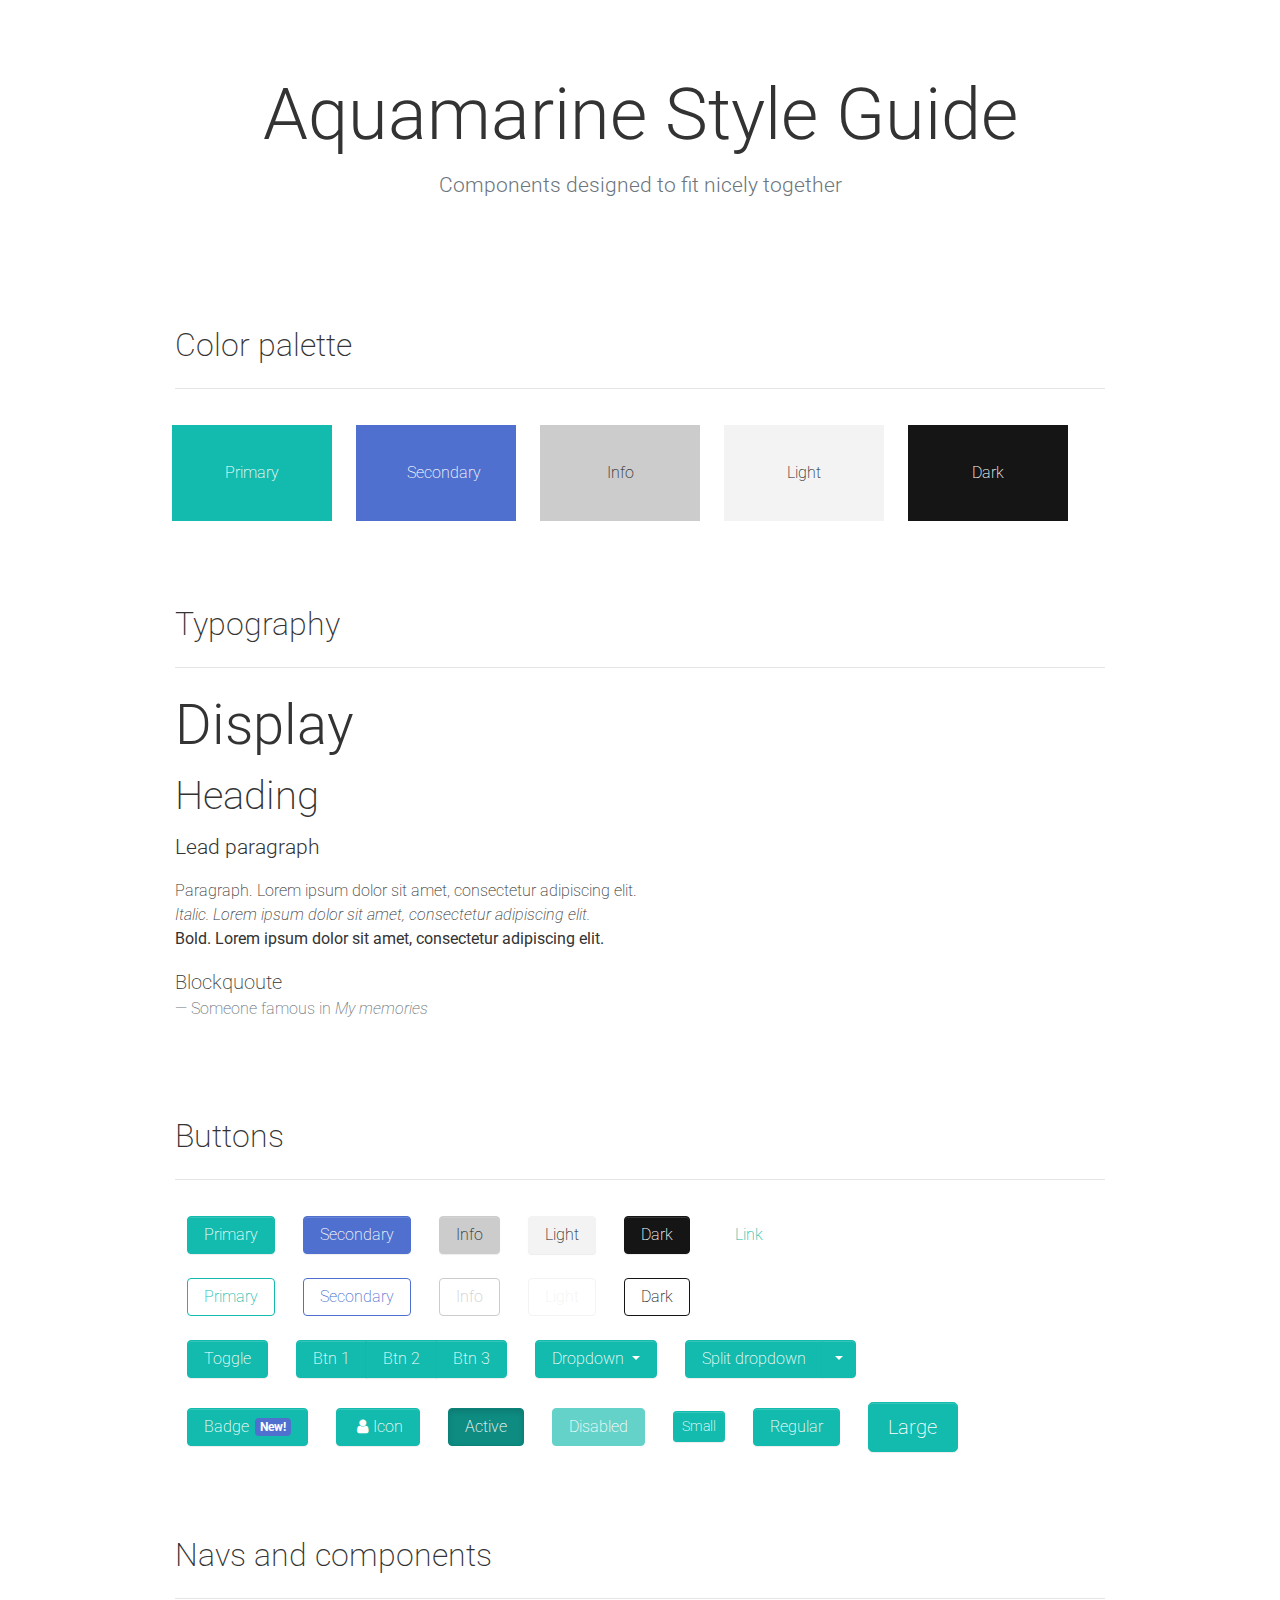
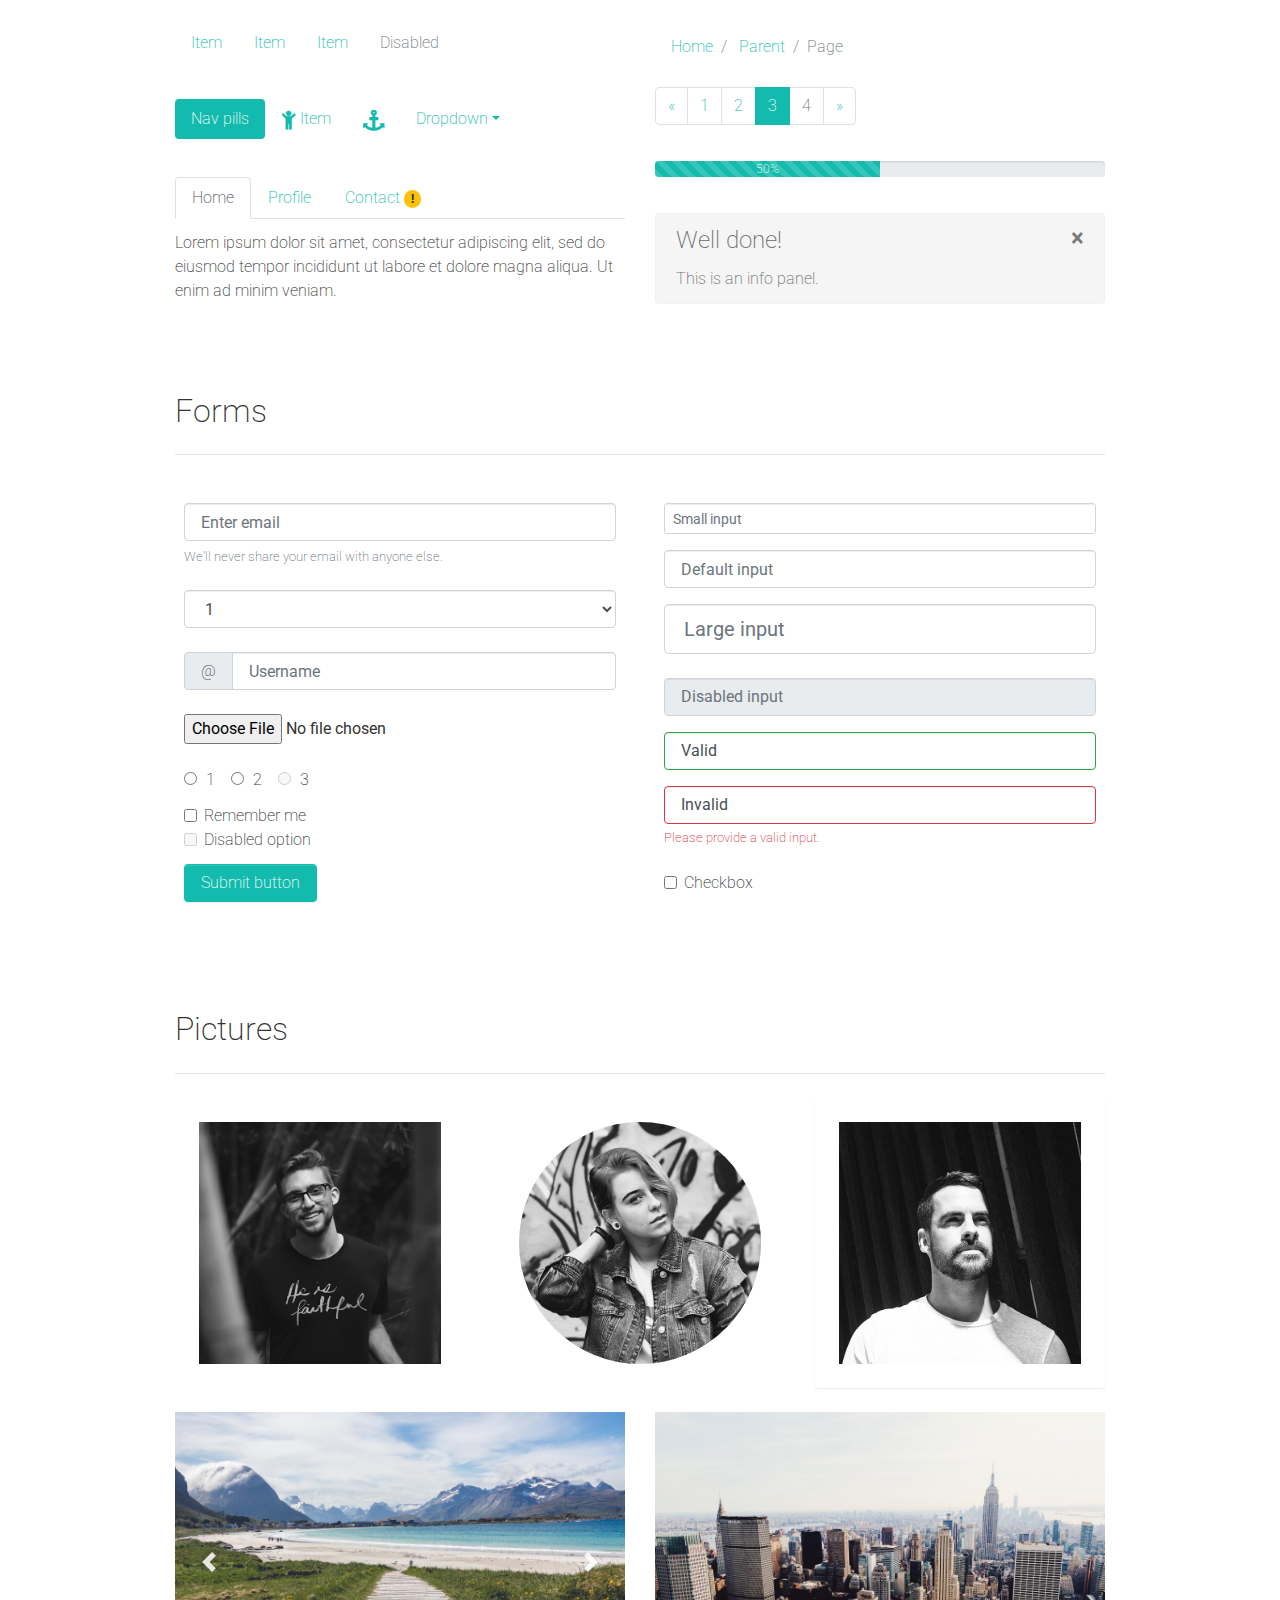
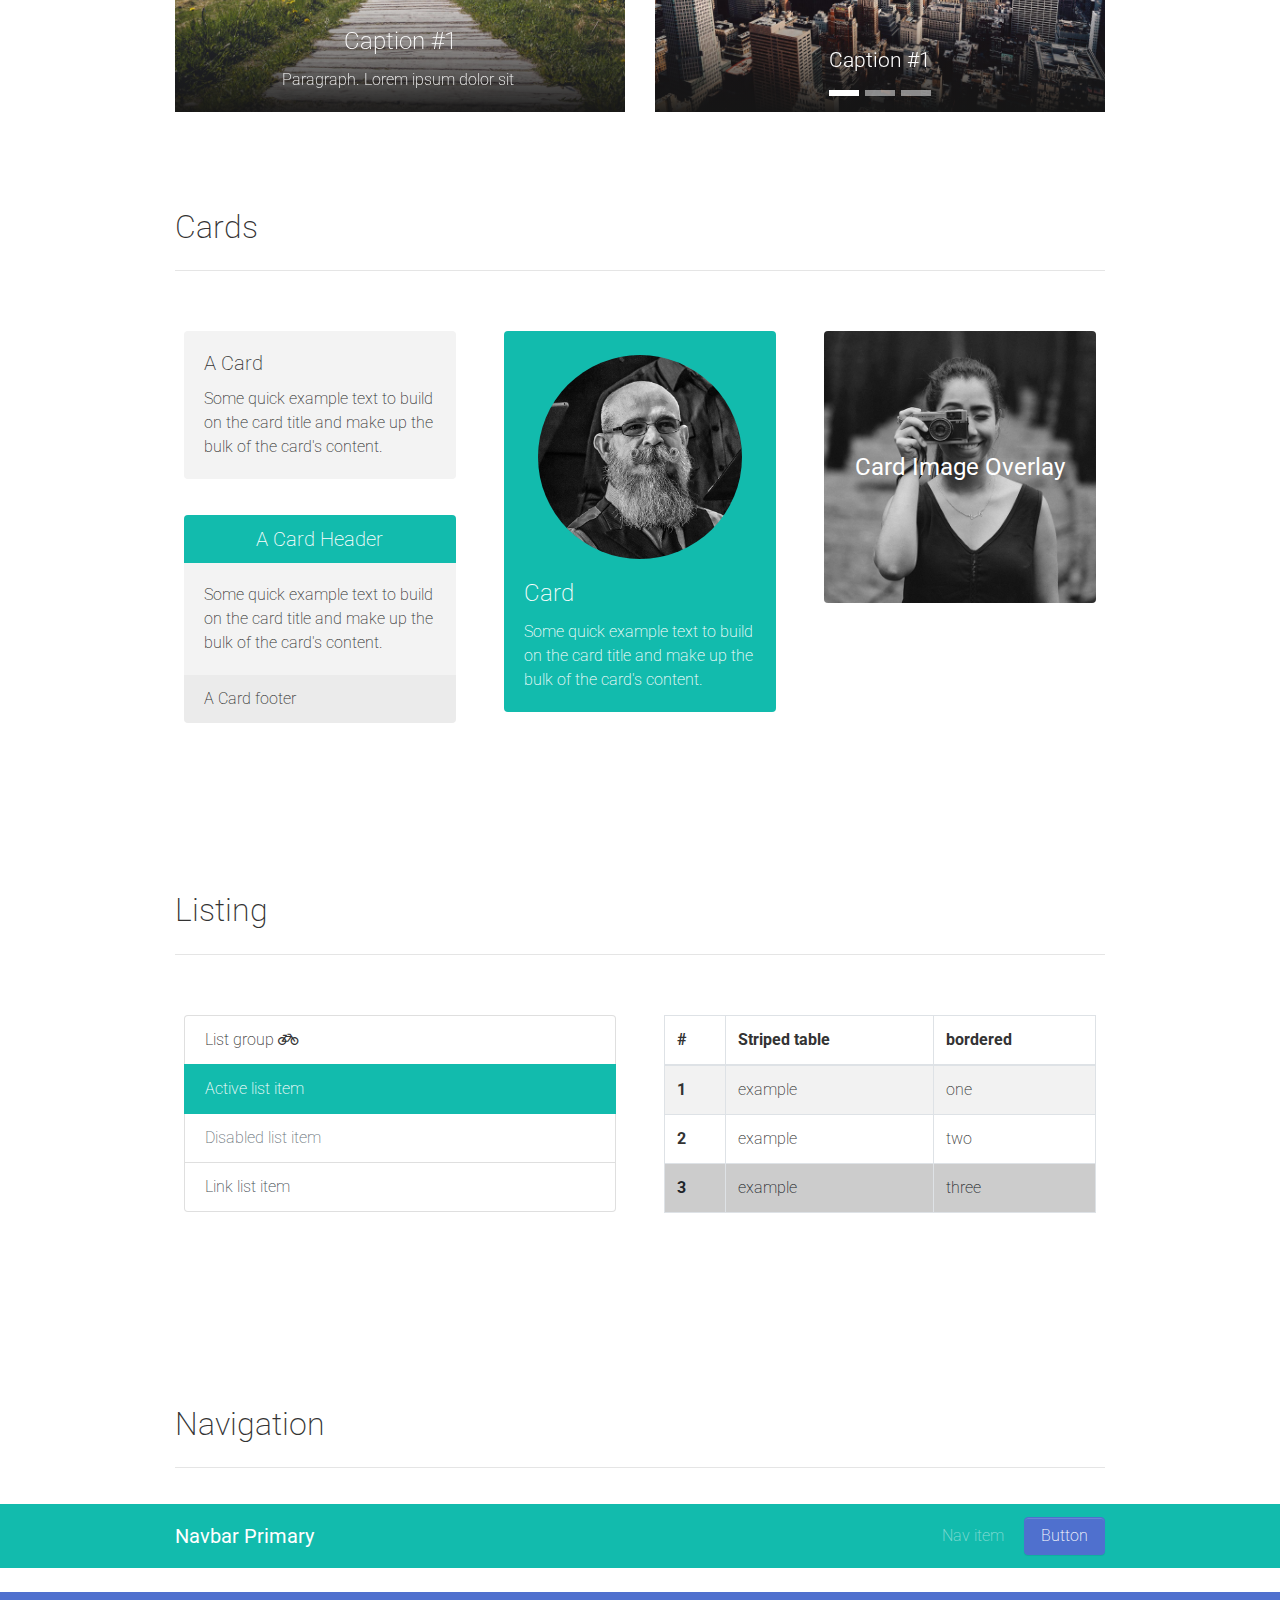
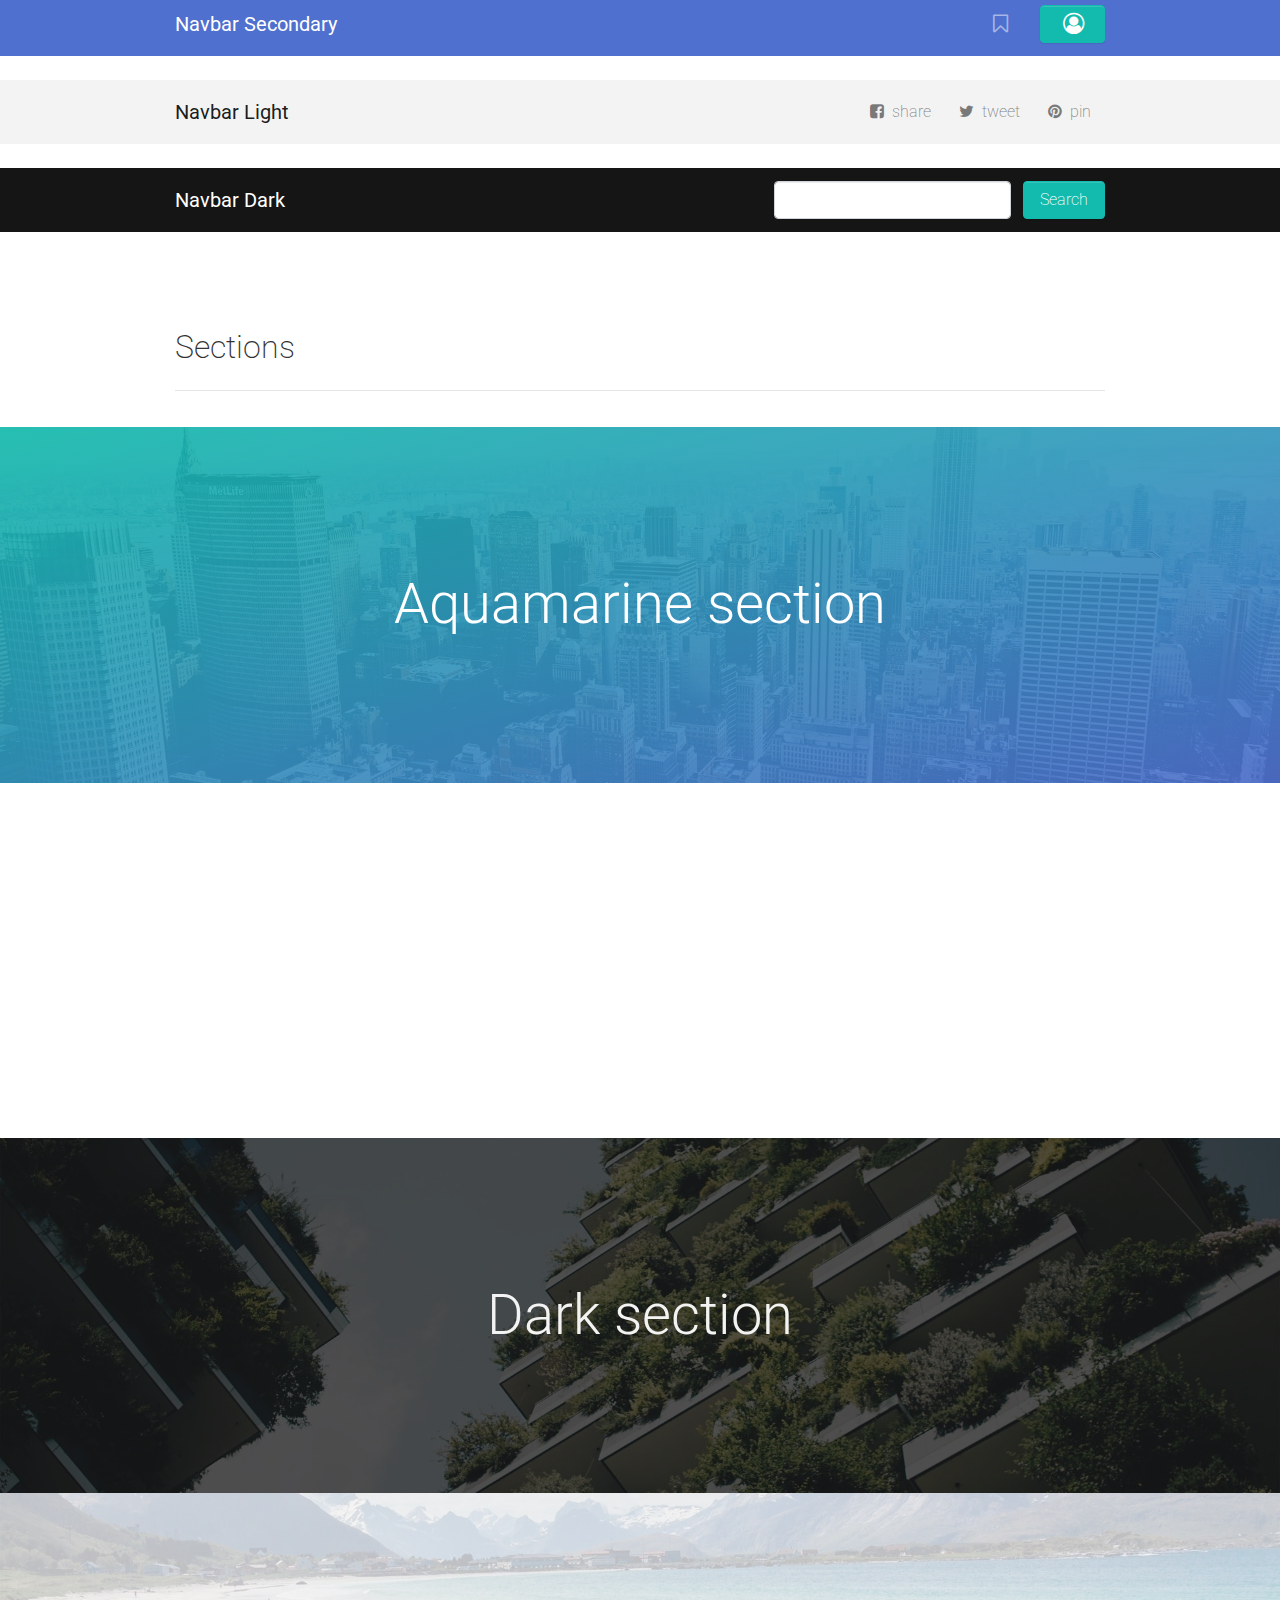
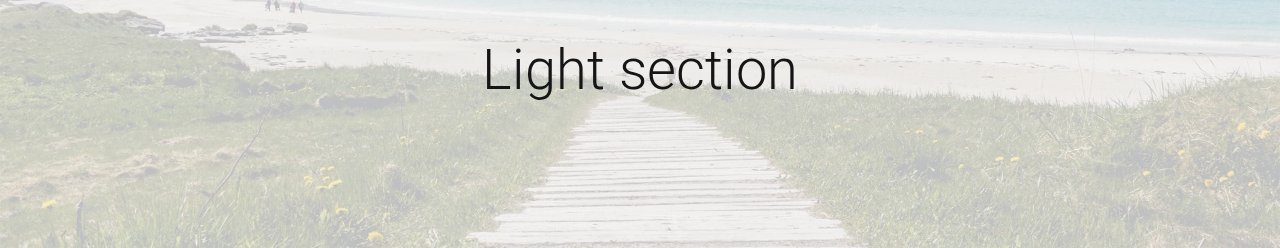
<file: styleguide.html>
<!DOCTYPE html>
<html>

<head>
  <meta charset="utf-8">
  <meta name="viewport" content="width=device-width, initial-scale=1">
  <!-- PAGE settings -->
  <link rel="icon" href="https://templates.pingendo.com/assets/Pingendo_favicon.ico">
  <title>Styleguide</title>
  <meta name="author" content="Pingendo">
  <!-- CSS dependencies -->
  <link rel="stylesheet" href="https://cdnjs.cloudflare.com/ajax/libs/font-awesome/4.7.0/css/font-awesome.min.css" type="text/css">
  <link rel="stylesheet" href="aquamarine.css" type="text/css"> </head>

<body>
  <div class="py-5 text-center">
    <div class="container">
      <div class="row">
        <div class="col-12">
          <h1 class="display-3 text-capitalize">aquamarine style guide</h1>
          <p class="lead text-muted">Components designed to fit nicely together </p>
        </div>
      </div>
    </div>
  </div>
  <div class="py-4">
    <div class="container">
      <div class="row">
        <div class="col-12">
          <h2>Color palette</h2>
          <hr>
          <div class="row text-center">
            <div class="col-md-2 bg-primary m-2">
              <p class="m-0 p-4">Primary</p>
            </div>
            <div class="col-md-2 bg-secondary m-2">
              <p class="m-0 p-4">Secondary</p>
            </div>
            <div class="col-md-2 bg-info m-2">
              <p class="m-0 p-4">Info</p>
            </div>
            <div class="col-md-2 bg-light m-2">
              <p class="m-0 p-4">Light</p>
            </div>
            <div class="col-md-2 bg-dark m-2">
              <p class="m-0 p-4">Dark</p>
            </div>
          </div>
        </div>
      </div>
    </div>
  </div>
  <div class="py-4">
    <div class="container">
      <div class="row">
        <div class="col-12">
          <h2>Typography</h2>
          <hr>
          <h1 class="display-4"> Display </h1>
          <h1>Heading</h1>
          <p class="lead">Lead paragraph </p>
          <p>Paragraph. Lorem ipsum dolor sit amet, consectetur adipiscing elit. <br><i>Italic. Lorem ipsum dolor sit amet, consectetur adipiscing elit.</i> <br><b>Bold. Lorem ipsum dolor sit amet, consectetur adipiscing elit.</b></p>
          <div class="blockquote">
            <p class="mb-0">Blockquoute</p>
            <div class="blockquote-footer">Someone famous in <cite>My memories</cite></div>
          </div>
        </div>
      </div>
    </div>
  </div>
  <div class="py-4">
    <div class="container">
      <div class="row">
        <div class="col-12">
          <h2>Buttons</h2>
          <hr> </div>
      </div>
      <div class="row">
        <div class="col-12"> <a class="btn btn-primary m-2" href="#">Primary</a> <a class="btn btn-secondary m-2" href="#">Secondary</a> <a class="btn btn-info m-2" href="#">Info</a> <a class="btn btn-light m-2" href="#">Light</a> <a class="btn btn-dark m-2" href="#">Dark</a>          <a class="btn btn-link m-2" href="#">Link</a> </div>
      </div>
      <div class="row">
        <div class="col-12"> <a class="btn btn-outline-primary m-2" href="#">Primary</a> <a class="btn btn-outline-secondary m-2" href="#">Secondary</a> <a class="btn btn-outline-info m-2" href="#">Info</a> <a class="btn btn-outline-light m-2" href="#">Light</a> <a class="btn btn-outline-dark m-2"
            href="#">Dark</a> </div>
      </div>
      <div class="row">
        <div class="col-12"> <a class="btn btn-primary m-2" href="" aria-pressed="false" autocomplete="off" data-toggle="button">Toggle</a>
          <div class="btn-group m-2"> <a href="#" class="btn btn-primary">Btn 1</a> <a href="#" class="btn btn-primary">Btn 2</a> <a href="#" class="btn btn-primary">Btn 3</a> </div>
          <div class="btn-group m-2"> <button class="btn btn-primary dropdown-toggle" data-toggle="dropdown">Dropdown </button>
            <div class="dropdown-menu">
              <h6 class="dropdown-header">Dropdown header</h6> <a class="dropdown-item" href="#">Option 1</a> <a class="dropdown-item" href="#">Option 2</a> <a class="dropdown-item disabled" href="#">Disabled option</a>
              <div class="dropdown-divider"></div> <a class="dropdown-item" href="#">Separated link</a> </div>
          </div>
          <div class="btn-group m-2"> <button type="button" class="btn btn-primary" href="#">Split dropdown</button> <button type="button" class="btn dropdown-toggle dropdown-toggle-split btn-primary" data-toggle="dropdown" aria-expanded="false" aria-haspopup="true"></button>
            <div
              class="dropdown-menu"> <a class="dropdown-item" href="#">Action</a> <a class="dropdown-item" href="#">Another action</a> <a class="dropdown-item" href="#">Something else here</a>
              <div class="dropdown-divider"></div> <a class="dropdown-item" href="#">Separated link</a> </div>
        </div>
      </div>
    </div>
    <div class="row">
      <div class="col-12"> <a class="btn btn-primary m-2" href="">Badge<span class="badge badge-secondary ml-1">New!</span></a> <a class="btn btn-primary m-2" href="#"><i class="fa fa-user fa-fw"></i>Icon</a> <a class="btn active btn-primary m-2" href="">Active</a> <a class="btn disabled btn-primary m-2"
          href="">Disabled</a> <a class="btn btn-sm btn-primary m-2" href="">Small</a> <a class="btn btn-primary m-2" href="">Regular</a> <a class="btn btn-lg btn-primary m-2" href="">Large</a> </div>
    </div>
  </div>
  </div>
  <div class="py-4">
    <div class="container">
      <div class="row">
        <div class="col-12">
          <h2>Navs and components</h2>
          <hr> </div>
      </div>
      <div class="row">
        <div class="col-md-6">
          <ul class="nav">
            <li class="nav-item"> <a class="nav-link" href="#">Item</a> </li>
            <li class="nav-item"> <a class="nav-link" href="#">Item</a> </li>
            <li class="nav-item"> <a href="#" class="nav-link">Item</a> </li>
            <li class="nav-item"> <a class="nav-link disabled" href="#">Disabled</a> </li>
          </ul>
          <ul class="nav nav-pills my-4">
            <li class="nav-item"> <a href="#" class="nav-link active">Nav pills</a> </li>
            <li class="nav-item"> <a class="nav-link" href="#"><i class="fa fa-lg fa-child"></i> Item</a> </li>
            <li class="nav-item"> <a class="nav-link" href="#"><i class="fa fa-lg fa-anchor mt-1"></i></a> </li>
            <li class="nav-item dropdown"> <a class="nav-link dropdown-toggle" data-toggle="dropdown" href="#" role="button" aria-haspopup="true" aria-expanded="false">Dropdown</a>
              <div class="dropdown-menu"> <a class="dropdown-item" href="#">Option 1</a> <a class="dropdown-item" href="#">Option 2</a>
                <div class="dropdown-divider"></div> <a class="dropdown-item" href="#">Separated link</a> </div>
            </li>
          </ul>
          <ul class="nav nav-tabs">
            <li class="nav-item"> <a href="#home" class="nav-link active" aria-controls="home" aria-selected="true" data-toggle="tab" id="home-tab" role="tab">Home</a> </li>
            <li class="nav-item"> <a class="nav-link" href="#profile" aria-controls="profile" aria-selected="false" data-toggle="tab" id="profile-tab" role="tab">Profile</a> </li>
            <li class="nav-item"> <a href="#contact" class="nav-link" aria-controls="contact" aria-selected="false" data-toggle="tab" id="contact-tab" role="tab">Contact <span class="badge badge-pill badge-warning">!</span></a> </li>
          </ul>
          <div class="tab-content my-2" id="myTabContent">
            <div class="tab-pane fade show active" id="home" role="tabpanel" aria-labelledby="home-tab">Lorem ipsum dolor sit amet, consectetur adipiscing elit, sed do eiusmod tempor incididunt ut labore et dolore magna aliqua. Ut enim ad minim veniam.</div>
            <div class="tab-pane fade" id="profile" role="tabpanel" aria-labelledby="profile-tab">Quis nostrud exercitation ullamco laboris nisi ut aliquip ex ea commodo consequat. Duis aute irure dolor in reprehenderit in voluptate velit esse cillum dolore eu fugiat nulla pariatur.</div>
            <div class="tab-pane fade" id="contact" role="tabpanel"
              aria-labelledby="contact-tab">Excepteur sint occaecat cupidatat non proident, sunt in culpa qui officia deserunt mollit anim id est laborum. Consectetur adipiscing elit, sed do eiusmod tempor incididunt. </div>
          </div>
        </div>
        <div class="col-md-6">
          <ul class="breadcrumb">
            <li class="breadcrumb-item"> <a href="#">Home</a> </li>
            <li class="breadcrumb-item"> <a href="#">Parent</a> </li>
            <li class="breadcrumb-item active">Page</li>
          </ul>
          <ul class="pagination">
            <li class="page-item"> <a class="page-link" href="#" aria-label="Previous"> <span aria-hidden="true">«</span> <span class="sr-only">Previous</span> </a> </li>
            <li class="page-item"> <a class="page-link" href="#">1</a> </li>
            <li class="page-item"> <a class="page-link" href="#">2</a> </li>
            <li class="page-item active"> <a class="page-link" href="#">3</a> </li>
            <li class="page-item disabled"> <a class="page-link" href="#">4</a> </li>
            <li class="page-item"> <a class="page-link" href="#" aria-label="Next"> <span aria-hidden="true">»</span> <span class="sr-only">Next</span> </a> </li>
          </ul>
          <div class="progress my-4">
            <div class="progress-bar progress-bar-striped" role="progressbar" style="width: 50%" aria-valuenow="50" aria-valuemin="0" aria-valuemax="100">50%</div>
          </div>
          <div class="alert alert-info" role="alert"> <button type="button" class="close" data-dismiss="alert" aria-label="Close">×</button>
            <h4 class="alert-heading">Well done! </h4>
            <p class="mb-0">This is an info panel.</p>
          </div>
        </div>
      </div>
    </div>
  </div>
  <div class="py-4">
    <div class="container">
      <div class="row">
        <div class="col-12">
          <h2>Forms</h2>
          <hr> </div>
      </div>
      <div class="row">
        <div class="col-md-6 p-3">
          <form method="post" action="">
            <div class="form-group mb-1"> <input type="email" name="email" class="form-control" placeholder="Enter email"> </div> <small id="emailHelp" class="form-text text-muted">We'll never share your email with anyone else.</small>
            <div class="form-group my-3"><select class="form-control"><option value="1">1</option><option value="2">2</option><option value="3">3</option></select></div>
            <div class="form-group my-3">
              <div class="input-group">
                <div class="input-group-prepend"><span class="input-group-text" id="basic-addon1">@</span></div> <input type="text" class="form-control" id="inlineFormInputGroup" placeholder="Username"> </div>
            </div>
            <div class="form-group my-3"> <input type="file" class="form-control-file" id="exampleFormControlFile1"> </div>
            <div class="form-check form-check-inline"> <label class="form-check-label">
                <input class="form-check-input" type="radio" value="option1" id="inlineRadio1" name="inlineRadioOptions"> 1
              </label> </div>
            <div class="form-check form-check-inline"> <label class="form-check-label">
                <input class="form-check-input" type="radio" value="option2" id="inlineRadio2" name="inlineRadioOptions"> 2
              </label> </div>
            <div class="form-check form-check-inline disabled"> <label class="form-check-label">
                <input class="form-check-input" type="radio" name="inlineRadioOptions" id="inlineRadio3" value="option3" disabled=""> 3
              </label> </div>
            <div class="form-check mt-2"> <input class="form-check-input" type="checkbox" id="exampleCheck1" value="on"><label class="form-check-label" for="exampleCheck1">Remember me</label></div>
            <div class="form-check disabled"> <label class="form-check-label"> <input class="form-check-input" type="checkbox" value="" disabled=""> Disabled option </label> </div> <button type="submit" class="btn btn-primary my-2">Submit button</button> </form>
        </div>
        <div class="col-md-6 p-3">
          <form class="" method="post" action="">
            <div class="form-group"> <input type="email" class="form-control form-control-sm" placeholder="Small input" name="email"> </div>
            <div class="form-group"> <input type="email" class="form-control" name="email" placeholder="Default input"> </div>
            <div class="form-group"> <input type="text" class="form-control form-control-lg" placeholder="Large input"> </div>
          </form>
          <form class="my-3" method="post" action="">
            <div class="form-group"> <input type="text" class="form-control" placeholder="Disabled input" id="disabledTextInput" disabled=""> </div>
            <div class="form-group"> <input type="text" class="form-control is-valid" placeholder="First name" id="validationServer01" required="" value="Valid"> </div>
            <div class="form-group"> <input type="text" class="form-control is-invalid" placeholder="First name" id="validationServer01" required="" value="Invalid">
              <div class="invalid-feedback">Please provide a valid input.</div>
            </div>
          </form>
          <form>
            <div class="form-group">
              <div class="form-check"> <input class="form-check-input" type="checkbox" id="exampleCheck1" value="on"><label class="form-check-label" for="exampleCheck1">Checkbox</label></div>
            </div>
          </form>
        </div>
      </div>
    </div>
  </div>
  <div class="py-4">
    <div class="container">
      <div class="row">
        <div class="col-md-12">
          <h2>Pictures</h2>
          <hr> </div>
      </div>
      <div class="row text-center">
        <div class="col-md-4"> <img class="img-fluid p-3" src="assets/styleguide/people_1.jpg" alt="Card image"> </div>
        <div class="col-md-4"> <img class="img-fluid rounded-circle p-3" src="assets/styleguide/people_2.jpg" alt="Card image"> </div>
        <div class="col-md-4"> <img class="img-fluid img-thumbnail p-3" src="assets/styleguide/people_3.jpg" alt="Card image"> </div>
      </div>
      <div class="row">
        <div class="col-md-6">
          <div class="carousel slide my-3" data-ride="carousel" id="carousel-1">
            <div class="carousel-inner" role="listbox">
              <div class="carousel-item active"> <img class="d-block img-fluid" src="assets/styleguide/cover_2.jpg" data-holder-rendered="true">
                <div class="carousel-caption">
                  <h4>Caption #1</h4>
                  <p class="mb-0">Paragraph. Lorem ipsum dolor sit&nbsp;</p>
                </div>
              </div>
              <div class="carousel-item"> <img class="d-block img-fluid" src="assets/styleguide/cover_3.jpg" data-holder-rendered="true">
                <div class="carousel-caption">
                  <h4>Caption #2</h4>
                  <p class="mb-0">Paragraph. Lorem ipsum dolor sit&nbsp;</p>
                </div>
              </div>
            </div> <a class="carousel-control-prev" role="#carousel-1" data-slide="prev" href="#carousel-1"> <span class="carousel-control-prev-icon" aria-hidden="true"></span> <span class="sr-only">Previous</span> </a> <a class="carousel-control-next" role="button"
              data-slide="next" href="#carousel-1"> <span class="carousel-control-next-icon" aria-hidden="true"></span> <span class="sr-only">Next</span> </a> </div>
        </div>
        <div class="col-md-6">
          <div class="carousel slide my-3" data-ride="carousel" id="carousel-2" data-interval="5000">
            <ol class="carousel-indicators">
              <li data-target="#carousel-2" data-slide-to="0" class="active">&nbsp;</li>
              <li data-target="#carousel-2" data-slide-to="1">&nbsp;</li>
              <li data-target="#carousel-2" data-slide-to="2">&nbsp;</li>
            </ol>
            <div class="carousel-inner" role="listbox">
              <div class="carousel-item active"> <img class="d-block img-fluid" src="assets/styleguide/cover_1.jpg" data-holder-rendered="true">
                <div class="carousel-caption">
                  <p class="lead">Caption #1</p>
                </div>
              </div>
              <div class="carousel-item"> <img class="d-block img-fluid" src="assets/styleguide/cover_4.jpg" data-holder-rendered="true">
                <div class="carousel-caption">
                  <p class="lead">Caption #2</p>
                </div>
              </div>
            </div>
          </div>
        </div>
      </div>
    </div>
  </div>
  <div class="py-4">
    <div class="container">
      <div class="row">
        <div class="col-12">
          <h2>Cards</h2>
          <hr class="mb-4"> </div>
      </div>
      <div class="row">
        <div class="col-md-4 p-3">
          <div class="card">
            <div class="card-body">
              <h5>A Card</h5>
              <p class="card-text">Some quick example text to build on the card title and make up the bulk of the card's content.</p>
            </div>
          </div>
          <div class="card my-4">
            <div class="card-header bg-primary">
              <h5 class="mb-0 text-center">A Card Header</h5>
            </div>
            <div class="card-body">
              <p class="card-text">Some quick example text to build on the card title and make up the bulk of the card's content.</p>
            </div>
            <div class="card-footer">A Card footer</div>
          </div>
        </div>
        <div class="col-md-4 p-3">
          <div class="bg-primary card"> <img class="img-fluid rounded-circle w-75 mx-auto mt-3" src="assets/styleguide/people_5.jpg" alt="Card image">
            <div class="card-body">
              <h4 class="card-title">Card</h4>
              <p class="card-text">Some quick example text to build on the card title and make up the bulk of the card's content.</p>
            </div>
          </div>
        </div>
        <div class="col-md-4 p-3">
          <div class="card">
            <div class="card-img-overlay align-items-center d-flex">
              <h4 class="w-100 text-center mb-0 text-white"><b>Card Image Overlay</b></h4>
            </div> <img class="img-fluid w-100 rounded" src="assets/styleguide/people_6.jpg" alt="Card image"> </div>
        </div>
      </div>
    </div>
  </div>
  <div class="py-5">
    <div class="container">
      <div class="row">
        <div class="col-12">
          <h2>Listing</h2>
          <hr class="mb-4"> </div>
      </div>
      <div class="row">
        <div class="col-md-6 p-3">
          <ul class="list-group">
            <li class="list-group-item">List group <i class="fa fa-fw fa-bicycle"></i> </li>
            <li class="list-group-item active"> Active list item</li>
            <li class="list-group-item disabled">Disabled list item</li> <a href="#" class="list-group-item list-group-item-action">Link list item</a> </ul>
        </div>
        <div class="col-md-6 p-3">
          <table class="table table-hover table-striped table-bordered">
            <thead class="thead-inverse">
              <tr>
                <th scope="col">#</th>
                <th scope="col">Striped table</th>
                <th scope="col">bordered</th>
              </tr>
            </thead>
            <tbody>
              <tr>
                <th scope="row">1</th>
                <td>example</td>
                <td>one</td>
              </tr>
              <tr>
                <th scope="row">2</th>
                <td>example</td>
                <td>two</td>
              </tr>
              <tr class="bg-info">
                <th scope="row">3</th>
                <td>example</td>
                <td>three</td>
              </tr>
            </tbody>
          </table>
        </div>
      </div>
    </div>
  </div>
  <div class="pt-5">
    <div class="container">
      <div class="row">
        <div class="col-12">
          <h2>Navigation</h2>
          <hr class="mb-4"> </div>
      </div>
    </div>
  </div>
  <nav class="navbar navbar-expand-md navbar-dark bg-primary">
    <div class="container"> <a class="navbar-brand" href="#"><b>Navbar Primary&nbsp;</b></a> <button class="navbar-toggler navbar-toggler-right" type="button" data-toggle="collapse" data-target="#navbarPrimarySupportedContent" aria-controls="navbar2SupportedContent" aria-expanded="false"
        aria-label="Toggle navigation">
      <span class="navbar-toggler-icon"></span> </button>
      <div class="collapse navbar-collapse text-center justify-content-end" id="navbarPrimarySupportedContent">
        <ul class="navbar-nav">
          <li class="nav-item"> <a class="nav-link" href="#"> Nav item</a> </li>
        </ul> <a class="btn navbar-btn ml-2 btn-secondary" href="#"> Button</a> </div>
    </div>
  </nav>
  <nav class="navbar navbar-expand-md navbar-dark bg-secondary my-3">
    <div class="container"> <a class="navbar-brand" href="#"><b>Navbar Secondary</b></a> <button class="navbar-toggler navbar-toggler-right" type="button" data-toggle="collapse" data-target="#navbarSecondarySupportedContent" aria-controls="navbar2SupportedContent" aria-expanded="false"
        aria-label="Toggle navigation">
      <span class="navbar-toggler-icon"></span> </button>
      <div class="collapse navbar-collapse text-center justify-content-end" id="navbarSecondarySupportedContent">
        <ul class="navbar-nav">
          <li class="nav-item mx-2"> <a class="nav-link" href="#"><i class="fa d-inline fa-lg fa-bookmark-o"></i></a> </li>
        </ul> <a class="btn navbar-btn ml-2 text-white btn-primary" href="#"><i class="fa d-inline fa-lg fa-user-circle-o ml-1"></i>&nbsp;</a> </div>
    </div>
  </nav>
  <nav class="navbar navbar-expand-md my-3 navbar-light bg-light">
    <div class="container"> <a class="navbar-brand" href="#"><b>Navbar Light</b></a> <button class="navbar-toggler navbar-toggler-right" type="button" data-toggle="collapse" data-target="#navbarLightSupportedContent" aria-controls="navbar2SupportedContent" aria-expanded="false"
        aria-label="Toggle navigation">
      <span class="navbar-toggler-icon"></span> </button>
      <div class="collapse navbar-collapse text-center justify-content-end" id="navbarLightSupportedContent">
        <ul class="navbar-nav">
          <li class="nav-item mx-1"> <a class="nav-link" href="#"><i class="fa d-inline fa-facebook-square"></i>&nbsp; share</a> </li>
          <li class="nav-item mx-1"> <a class="nav-link" href="#"><i class="fa d-inline fa-twitter"></i>&nbsp; tweet</a> </li>
          <li class="nav-item mx-1"> <a class="nav-link" href="#"><i class="fa d-inline fa-pinterest"></i>&nbsp; pin</a> </li>
        </ul>
      </div>
    </div>
  </nav>
  <nav class="navbar navbar-expand-md my-3 navbar-dark bg-dark">
    <div class="container"> <a class="navbar-brand" href="#"><b>Navbar Dark</b></a> <button class="navbar-toggler navbar-toggler-right" type="button" data-toggle="collapse" data-target="#navbarDarkSupportedContent" aria-controls="navbar2SupportedContent" aria-expanded="false"
        aria-label="Toggle navigation">
      <span class="navbar-toggler-icon"></span> </button>
      <div class="collapse navbar-collapse text-center justify-content-end" id="navbarDarkSupportedContent">
        <ul class="navbar-nav"></ul>
        <form class="form-inline my-2 my-lg-0"> <input class="form-control mr-sm-2" type="text" placeholder="Search"> <button class="btn my-2 my-sm-0 btn-primary" type="submit">Search</button> </form>
      </div>
    </div>
  </nav>
  <div class="pt-5">
    <div class="container">
      <div class="row">
        <div class="col-md-12">
          <h2>Sections</h2>
          <hr class="mb-4"> </div>
      </div>
    </div>
  </div> 
  <div class="py-5 text-center section-aquamarine" style="background-image: url(&quot;assets/styleguide/cover_1.jpg&quot;);">
    <div class="container py-5">
      <div class="row">
        <div class="col-md-12">
          <h1 class="display-4 mb-0">Aquamarine section</h1>
        </div>
      </div>
    </div>
  </div>
  <div class="py-5 text-center section-parallax" style="background-image: url(&quot;assets/styleguide/cover_4.jpg&quot;);">
    <div class="container py-5">
      <div class="row">
        <div class="col-md-6 mx-auto">
          <h1 class="display-4 mb-0 text-white">Parallax</h1>
        </div>
      </div>
    </div>
  </div>
  <div class="py-5 text-center section-dark" style="background-image: url(&quot;assets/styleguide/cover_3.jpg&quot;);">
    <div class="container py-5">
      <div class="row">
        <div class="col-md-12">
          <h1 class="display-4 mb-0">Dark section</h1>
        </div>
      </div>
    </div>
  </div>
  <div class="py-5 text-center section-light" style="background-image: url(&quot;assets/styleguide/cover_2.jpg&quot;);">
    <div class="container py-5">
      <div class="row">
        <div class="col-md-12">
          <h1 class="display-4 mb-0">Light section</h1>
        </div>
      </div>
    </div>
  </div>
  <script src="http://code.jquery.com/jquery-3.2.1.js" integrity="sha256-DZAnKJ/6XZ9si04Hgrsxu/8s717jcIzLy3oi35EouyE=" crossorigin="anonymous"></script>
  <script src="https://cdnjs.cloudflare.com/ajax/libs/popper.js/1.12.9/umd/popper.min.js" integrity="sha384-ApNbgh9B+Y1QKtv3Rn7W3mgPxhU9K/ScQsAP7hUibX39j7fakFPskvXusvfa0b4Q" crossorigin="anonymous"></script>
  <script src="https://maxcdn.bootstrapcdn.com/bootstrap/4.0.0/js/bootstrap.min.js" integrity="sha384-JZR6Spejh4U02d8jOt6vLEHfe/JQGiRRSQQxSfFWpi1MquVdAyjUar5+76PVCmYl" crossorigin="anonymous"></script>



  <script src="https://code.jquery.com/jquery-3.3.1.min.js"></script>
  <script src="https://cdnjs.cloudflare.com/ajax/libs/popper.js/1.14.3/umd/popper.min.js" integrity="sha384-ZMP7rVo3mIykV+2+9J3UJ46jBk0WLaUAdn689aCwoqbBJiSnjAK/l8WvCWPIPm49" crossorigin="anonymous"></script>
  <script src="https://stackpath.bootstrapcdn.com/bootstrap/4.1.3/js/bootstrap.min.js" integrity="sha384-ChfqqxuZUCnJSK3+MXmPNIyE6ZbWh2IMqE241rYiqJxyMiZ6OW/JmZQ5stwEULTy" crossorigin="anonymous"></script>
</body>

</html>
</file>
